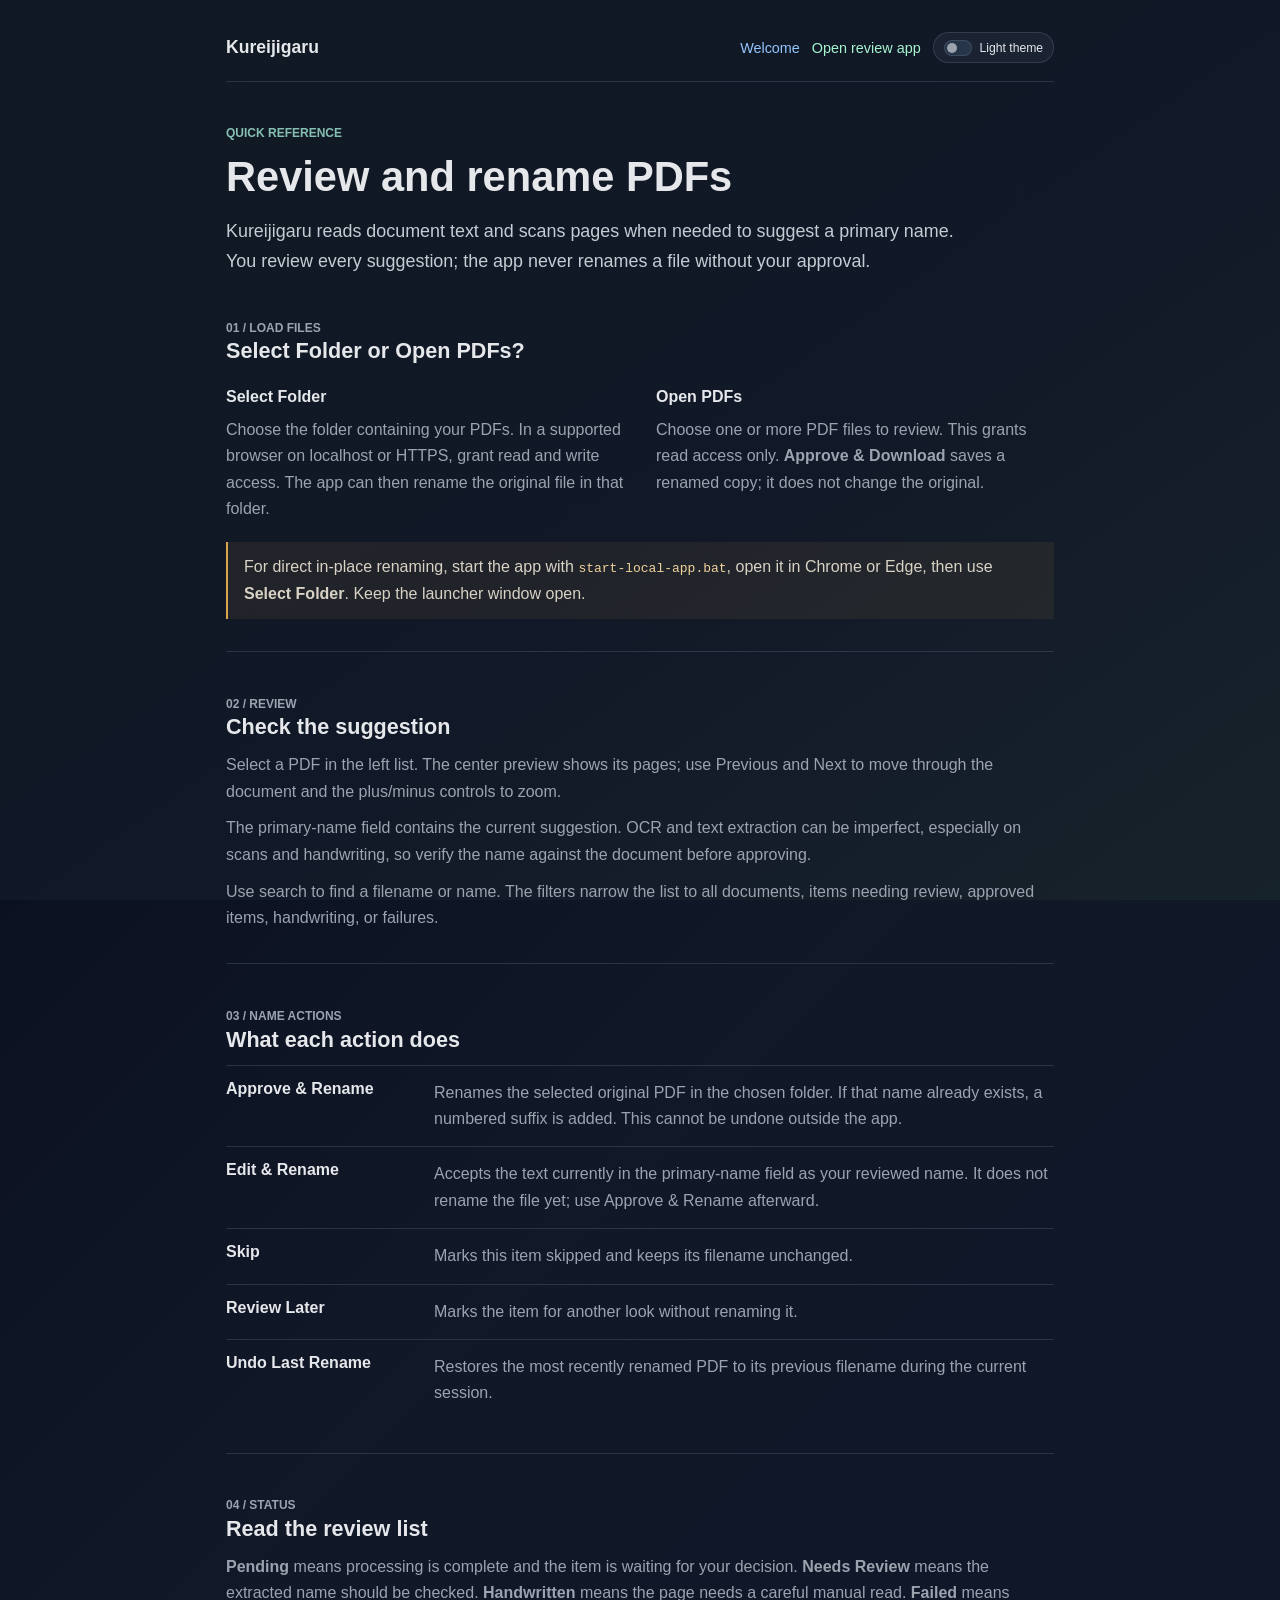
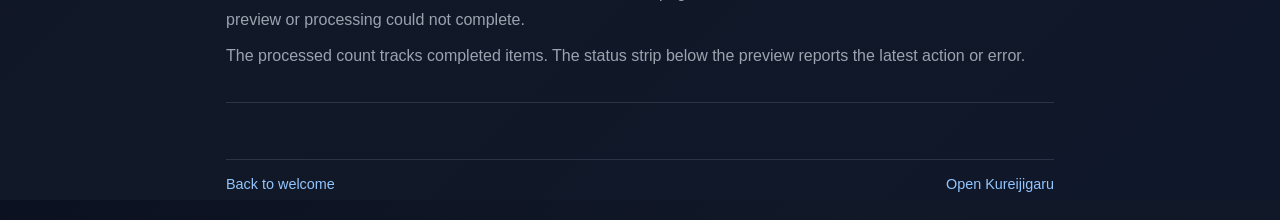
<file: manual.html>
<!DOCTYPE html>
<html lang="en">
  <head>
    <meta charset="UTF-8" />
    <meta name="viewport" content="width=device-width, initial-scale=1.0" />
    <meta name="theme-color" content="#111827" />
    <title>Kureijigaru Manual</title>
    <script src="theme.js"></script>
    <link rel="stylesheet" href="styles.css" />
  </head>
  <body class="guide-page">
    <div class="guide-shell manual-shell">
      <header class="guide-topbar">
        <a class="guide-brand" href="welcome.html">Kureijigaru</a>
        <nav class="guide-nav" aria-label="Main navigation">
          <a href="welcome.html">Welcome</a>
          <a class="guide-nav-strong" href="index.html">Open review app</a>
          <button class="theme-toggle" type="button" data-theme-toggle data-tooltip="Switch between light and dark appearance." data-tooltip-placement="right" aria-label="Switch to light theme">
            <span class="theme-toggle-track" aria-hidden="true"><span></span></span>
            <span data-theme-label>Light theme</span>
          </button>
        </nav>
      </header>

      <main class="manual-main">
        <p class="guide-kicker">QUICK REFERENCE</p>
        <h1>Review and rename PDFs</h1>
        <p class="manual-lede">Kureijigaru reads document text and scans pages when needed to suggest a primary name. You review every suggestion; the app never renames a file without your approval.</p>

        <section class="manual-section" id="folder-access">
          <p class="manual-number">01 / LOAD FILES</p>
          <h2>Select Folder or Open PDFs?</h2>
          <div class="manual-columns">
            <div>
              <h3>Select Folder</h3>
              <p>Choose the folder containing your PDFs. In a supported browser on localhost or HTTPS, grant read and write access. The app can then rename the original file in that folder.</p>
            </div>
            <div>
              <h3>Open PDFs</h3>
              <p>Choose one or more PDF files to review. This grants read access only. <strong>Approve &amp; Download</strong> saves a renamed copy; it does not change the original.</p>
            </div>
          </div>
          <p class="manual-callout">For direct in-place renaming, start the app with <code>start-local-app.bat</code>, open it in Chrome or Edge, then use <strong>Select Folder</strong>. Keep the launcher window open.</p>
        </section>

        <section class="manual-section">
          <p class="manual-number">02 / REVIEW</p>
          <h2>Check the suggestion</h2>
          <p>Select a PDF in the left list. The center preview shows its pages; use Previous and Next to move through the document and the plus/minus controls to zoom.</p>
          <p>The primary-name field contains the current suggestion. OCR and text extraction can be imperfect, especially on scans and handwriting, so verify the name against the document before approving.</p>
          <p>Use search to find a filename or name. The filters narrow the list to all documents, items needing review, approved items, handwriting, or failures.</p>
        </section>

        <section class="manual-section">
          <p class="manual-number">03 / NAME ACTIONS</p>
          <h2>What each action does</h2>
          <dl class="manual-actions">
            <div><dt>Approve &amp; Rename</dt><dd>Renames the selected original PDF in the chosen folder. If that name already exists, a numbered suffix is added. This cannot be undone outside the app.</dd></div>
            <div><dt>Edit &amp; Rename</dt><dd>Accepts the text currently in the primary-name field as your reviewed name. It does not rename the file yet; use Approve &amp; Rename afterward.</dd></div>
            <div><dt>Skip</dt><dd>Marks this item skipped and keeps its filename unchanged.</dd></div>
            <div><dt>Review Later</dt><dd>Marks the item for another look without renaming it.</dd></div>
            <div><dt>Undo Last Rename</dt><dd>Restores the most recently renamed PDF to its previous filename during the current session.</dd></div>
          </dl>
        </section>

        <section class="manual-section">
          <p class="manual-number">04 / STATUS</p>
          <h2>Read the review list</h2>
          <p><strong>Pending</strong> means processing is complete and the item is waiting for your decision. <strong>Needs Review</strong> means the extracted name should be checked. <strong>Handwritten</strong> means the page needs a careful manual read. <strong>Failed</strong> means preview or processing could not complete.</p>
          <p>The processed count tracks completed items. The status strip below the preview reports the latest action or error.</p>
        </section>
      </main>

      <footer class="guide-footer">
        <a href="welcome.html">Back to welcome</a>
        <a href="index.html">Open Kureijigaru</a>
      </footer>
    </div>
  </body>
</html>
</file>
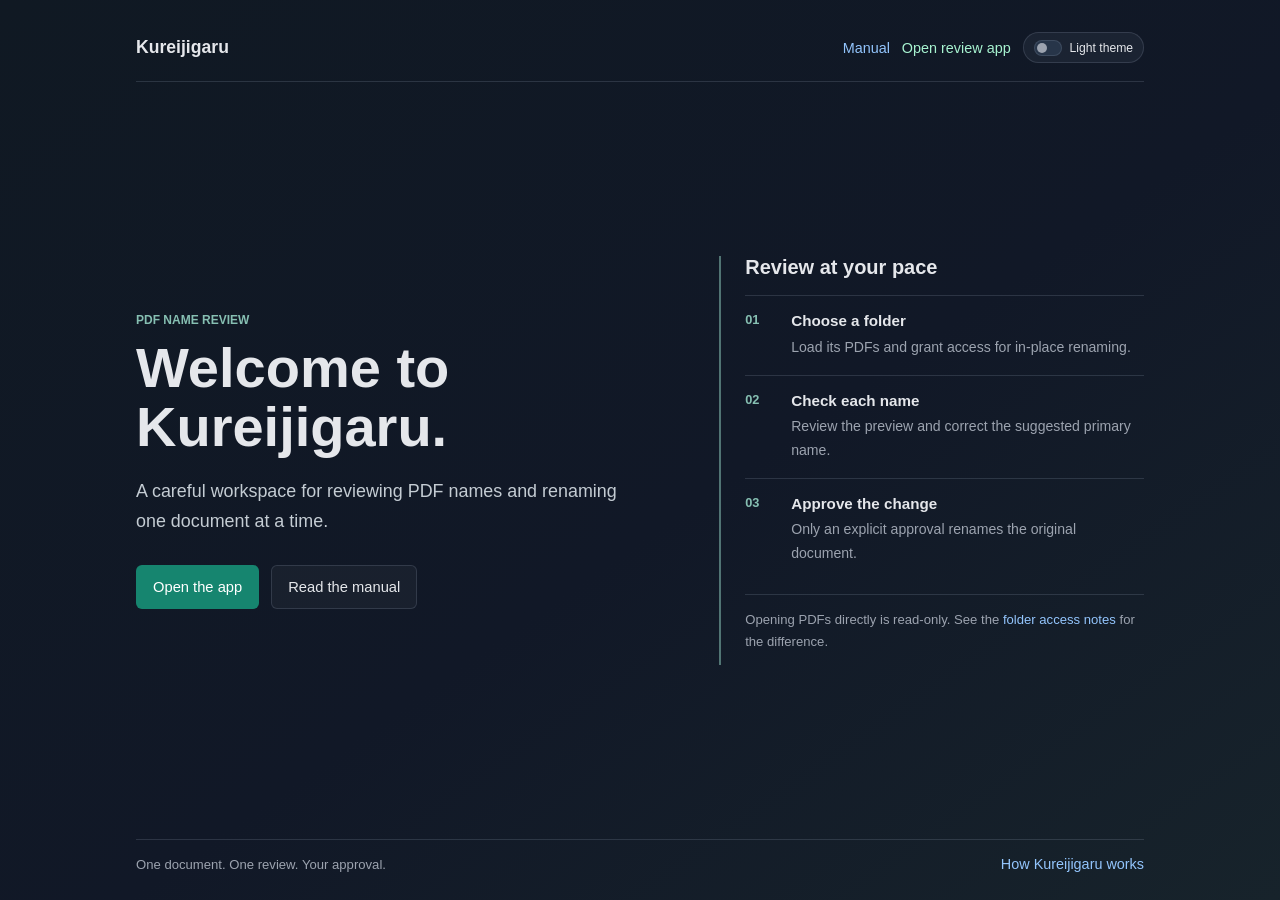
<file: welcome.html>
<!DOCTYPE html>
<html lang="en">
  <head>
    <meta charset="UTF-8" />
    <meta name="viewport" content="width=device-width, initial-scale=1.0" />
    <meta name="theme-color" content="#111827" />
    <title>Welcome to Kureijigaru</title>
    <script src="theme.js"></script>
    <link rel="stylesheet" href="styles.css" />
  </head>
  <body class="guide-page">
    <div class="guide-shell welcome-shell">
      <header class="guide-topbar">
        <a class="guide-brand" href="welcome.html">Kureijigaru</a>
        <nav class="guide-nav" aria-label="Main navigation">
          <a href="manual.html">Manual</a>
          <a class="guide-nav-strong" href="index.html">Open review app</a>
          <button class="theme-toggle" type="button" data-theme-toggle data-tooltip="Switch between light and dark appearance." data-tooltip-placement="right" aria-label="Switch to light theme">
            <span class="theme-toggle-track" aria-hidden="true"><span></span></span>
            <span data-theme-label>Light theme</span>
          </button>
        </nav>
      </header>

      <main class="welcome-main">
        <section class="welcome-intro">
          <p class="guide-kicker">PDF NAME REVIEW</p>
          <h1>Welcome to<br />Kureijigaru.</h1>
          <p class="welcome-lede">A careful workspace for reviewing PDF names and renaming one document at a time.</p>
          <div class="guide-actions">
            <a class="guide-button guide-button-primary" href="index.html">Open the app</a>
            <a class="guide-button" href="manual.html">Read the manual</a>
          </div>
        </section>

        <section class="welcome-steps" aria-label="How the review works">
          <h2>Review at your pace</h2>
          <ol>
            <li><span>01</span><div><strong>Choose a folder</strong><p>Load its PDFs and grant access for in-place renaming.</p></div></li>
            <li><span>02</span><div><strong>Check each name</strong><p>Review the preview and correct the suggested primary name.</p></div></li>
            <li><span>03</span><div><strong>Approve the change</strong><p>Only an explicit approval renames the original document.</p></div></li>
          </ol>
          <p class="welcome-note">Opening PDFs directly is read-only. See the <a href="manual.html#folder-access">folder access notes</a> for the difference.</p>
        </section>
      </main>

      <footer class="guide-footer">
        <span>One document. One review. Your approval.</span>
        <a href="manual.html">How Kureijigaru works</a>
      </footer>
    </div>
  </body>
</html>
</file>
<file: styles.css>
:root {
  color-scheme: dark;
  --bg: #0f172a;
  --panel: #111827;
  --panel-2: #1f2937;
  --panel-3: #273549;
  --line: rgba(148, 163, 184, 0.2);
  --text: #e5e7eb;
  --muted: #9ca3af;
  --primary: #60a5fa;
  --primary-strong: #3b82f6;
  --success: #34d399;
  --warning: #fbbf24;
  --danger: #f87171;
  --shadow: rgba(15, 23, 42, 0.55);
  --page-background: linear-gradient(135deg, #0b1120, #111827 40%, #0f172a);
  --panel-background: rgba(17, 24, 39, 0.92);
  --control-background: #172033;
  --control-hover-border: rgba(96, 165, 250, 0.7);
  --control-alt-background: rgba(148, 163, 184, 0.08);
  --subtle-border: rgba(255, 255, 255, 0.08);
  --filter-active-background: rgba(96, 165, 250, 0.2);
  --filter-active-border: rgba(96, 165, 250, 0.5);
  --input-background: rgba(15, 23, 42, 0.9);
  --file-background: rgba(30, 41, 59, 0.5);
  --file-active-border: rgba(96, 165, 250, 0.8);
  --file-active-shadow: rgba(96, 165, 250, 0.3);
  --preview-background: rgba(15, 23, 42, 0.7);
  --link-color: #93c5fd;
  --link-hover-color: #bfdbfe;
  --guide-background: linear-gradient(145deg, #101923, #111827 55%, #17232b);
  --guide-accent: #86bfb2;
  --guide-accent-strong: #a7f3d0;
  --guide-lede: #c4ccd3;
  --guide-button-background: rgba(255, 255, 255, 0.035);
  --guide-button-primary: #16856f;
  --callout-border: #d5a64e;
  --callout-background: rgba(213, 166, 78, 0.08);
  --callout-text: #d8d2c5;
  --callout-code: #f0d39b;
  --tooltip-background: #202b38;
  --tooltip-border: #465466;
  --tooltip-text: #f2f6f8;
  --tooltip-accent: #86bfb2;
  --tag-pending-background: rgba(59, 130, 246, 0.12);
  --tag-pending-border: rgba(59, 130, 246, 0.4);
  --tag-pending-text: #bfdbfe;
  --tag-approved-background: rgba(52, 211, 153, 0.12);
  --tag-approved-border: rgba(52, 211, 153, 0.4);
  --tag-approved-text: #a7f3d0;
  --tag-review-background: rgba(251, 191, 36, 0.12);
  --tag-review-border: rgba(251, 191, 36, 0.4);
  --tag-review-text: #fcd34d;
  --tag-failed-background: rgba(248, 113, 113, 0.12);
  --tag-failed-border: rgba(248, 113, 113, 0.4);
  --tag-failed-text: #fecaca;
  --tag-handwritten-background: rgba(168, 85, 247, 0.12);
  --tag-handwritten-border: rgba(168, 85, 247, 0.4);
  --tag-handwritten-text: #ddd6fe;
  --tag-skipped-background: rgba(148, 163, 184, 0.12);
  --tag-skipped-border: rgba(148, 163, 184, 0.4);
  --tag-skipped-text: #e2e8f0;
  --status-neutral-background: rgba(148, 163, 184, 0.1);
  --status-success-background: rgba(52, 211, 153, 0.12);
  --status-success-border: rgba(52, 211, 153, 0.5);
  --status-success-text: #a7f3d0;
  --status-warning-background: rgba(251, 191, 36, 0.12);
  --status-warning-border: rgba(251, 191, 36, 0.5);
  --status-warning-text: #fcd34d;
  --status-danger-background: rgba(248, 113, 113, 0.12);
  --status-danger-border: rgba(248, 113, 113, 0.5);
  --status-danger-text: #fecaca;
  --focus-color: #86bfb2;
}

:root[data-theme="light"] {
  color-scheme: light;
  --bg: #edf2f0;
  --panel: #f8faf9;
  --panel-2: #e8efed;
  --panel-3: #dce7e4;
  --line: rgba(35, 54, 51, 0.17);
  --text: #1c2928;
  --muted: #5a6c68;
  --primary: #258e79;
  --primary-strong: #147261;
  --success: #187a58;
  --warning: #9b6500;
  --danger: #b33e3e;
  --shadow: rgba(31, 54, 49, 0.18);
  --page-background: linear-gradient(135deg, #e9f0ee, #f7f9f8 42%, #e7efec);
  --panel-background: rgba(248, 250, 249, 0.96);
  --control-background: #eef3f1;
  --control-hover-border: rgba(20, 114, 97, 0.55);
  --control-alt-background: rgba(35, 54, 51, 0.055);
  --subtle-border: rgba(35, 54, 51, 0.12);
  --filter-active-background: rgba(37, 142, 121, 0.12);
  --filter-active-border: rgba(20, 114, 97, 0.45);
  --input-background: #ffffff;
  --file-background: rgba(35, 54, 51, 0.035);
  --file-active-border: rgba(20, 114, 97, 0.65);
  --file-active-shadow: rgba(20, 114, 97, 0.2);
  --preview-background: rgba(35, 54, 51, 0.035);
  --link-color: #126b5a;
  --link-hover-color: #0b5144;
  --guide-background: linear-gradient(145deg, #e7efec, #f8faf9 55%, #e2ece8);
  --guide-accent: #167462;
  --guide-accent-strong: #17634f;
  --guide-lede: #425653;
  --guide-button-background: rgba(35, 54, 51, 0.035);
  --guide-button-primary: #147261;
  --callout-border: #9b6500;
  --callout-background: rgba(155, 101, 0, 0.08);
  --callout-text: #493c22;
  --callout-code: #654600;
  --tooltip-background: #ffffff;
  --tooltip-border: #a8b9b4;
  --tooltip-text: #1c2928;
  --tooltip-accent: #147261;
  --tag-pending-background: #e2eef9;
  --tag-pending-border: #b6d0e8;
  --tag-pending-text: #244c6e;
  --tag-approved-background: #e2f2e9;
  --tag-approved-border: #b4d8c2;
  --tag-approved-text: #235d40;
  --tag-review-background: #fff2d4;
  --tag-review-border: #e8cf91;
  --tag-review-text: #73500c;
  --tag-failed-background: #f8e6e4;
  --tag-failed-border: #e5b8b3;
  --tag-failed-text: #853a35;
  --tag-handwritten-background: #ece8f6;
  --tag-handwritten-border: #c9bee0;
  --tag-handwritten-text: #564179;
  --tag-skipped-background: #e9edeb;
  --tag-skipped-border: #cbd4d0;
  --tag-skipped-text: #4a5955;
  --status-neutral-background: rgba(35, 54, 51, 0.07);
  --status-success-background: #e2f2e9;
  --status-success-border: #b4d8c2;
  --status-success-text: #235d40;
  --status-warning-background: #fff2d4;
  --status-warning-border: #e8cf91;
  --status-warning-text: #73500c;
  --status-danger-background: #f8e6e4;
  --status-danger-border: #e5b8b3;
  --status-danger-text: #853a35;
  --focus-color: #147261;
}

* { box-sizing: border-box; }

html, body {
  margin: 0;
  height: 100%;
  font-family: "Segoe UI", Tahoma, sans-serif;
  background: var(--page-background);
  color: var(--text);
}

button, input {
  font: inherit;
}

button {
  border: 1px solid var(--line);
  background: var(--control-background);
  color: var(--text);
  border-radius: 8px;
  padding: 0.65rem 0.9rem;
  cursor: pointer;
  transition: 0.2s ease;
}

button:hover {
  border-color: var(--control-hover-border);
  transform: translateY(-1px);
}

button.primary {
  background: linear-gradient(135deg, var(--primary-strong), var(--primary));
  color: white;
  border: none;
}

button.alt {
  background: var(--control-alt-background);
}

button.wide {
  width: 100%;
}

.app-shell {
  display: grid;
  grid-template-columns: 300px minmax(420px, 1fr) 340px;
  gap: 0;
  width: 100%;
  height: 100vh;
  height: 100dvh;
  border: 1px solid var(--subtle-border);
}

.sidebar,
.viewer-panel {
  background: var(--panel-background);
  border-right: 1px solid var(--line);
}

.panel-header {
  display: flex;
  align-items: center;
  justify-content: space-between;
  padding: 1rem 1rem 0.75rem;
  border-bottom: 1px solid var(--line);
}

.panel-header.compact {
  padding-top: 1rem;
}

.panel-header h1, .panel-header h3, .viewer-header h2 {
  margin: 0;
  font-weight: 600;
}

.toolbar {
  display: flex;
  gap: 0.6rem;
  padding: 0.9rem 1rem;
  flex-wrap: wrap;
}

.meta-grid {
  padding: 0 1rem 0.8rem;
  display: grid;
  grid-template-columns: 1fr 1fr;
  gap: 0.75rem;
}

.meta-grid label {
  display: block;
  font-size: 0.75rem;
  color: var(--muted);
  margin-bottom: 0.25rem;
}

.muted {
  color: var(--muted);
  font-size: 0.82rem;
}

.filter-bar {
  display: flex;
  flex-wrap: wrap;
  gap: 0.45rem;
  padding: 0 1rem 1rem;
}

.filter {
  padding: 0.4rem 0.7rem;
  font-size: 0.78rem;
  border-radius: 999px;
}

.filter.active {
  background: var(--filter-active-background);
  border-color: var(--filter-active-border);
}

.search-box { padding: 0 1rem 0.75rem; }
.search-box input,
.manual-box input {
  width: 100%;
  background: var(--input-background);
  border: 1px solid var(--line);
  color: var(--text);
  border-radius: 8px;
  padding: 0.7rem 0.9rem;
}

.file-list {
  overflow: auto;
  padding: 0 0.75rem 1rem;
  max-height: calc(100vh - 320px);
}

.file-item {
  display: flex;
  justify-content: space-between;
  align-items: center;
  gap: 0.5rem;
  padding: 0.8rem 0.7rem;
  border: 1px solid var(--line);
  margin-bottom: 0.5rem;
  border-radius: 10px;
  background: var(--file-background);
  cursor: pointer;
}

.file-item.active {
  border-color: var(--file-active-border);
  box-shadow: inset 0 0 0 1px var(--file-active-shadow);
}

.file-item .filename {
  display: flex;
  flex-direction: column;
  gap: 0.15rem;
  min-width: 0;
}

.file-item strong {
  white-space: nowrap;
  overflow: hidden;
  text-overflow: ellipsis;
  font-size: 0.9rem;
}

.file-item small {
  color: var(--muted);
}

.tag {
  display: inline-flex;
  align-items: center;
  justify-content: center;
  min-width: 72px;
  padding: 0.3rem 0.5rem;
  border-radius: 999px;
  font-size: 0.68rem;
  text-transform: uppercase;
  letter-spacing: 0.04em;
  border: 1px solid transparent;
}

.tag.pending { background: var(--tag-pending-background); border-color: var(--tag-pending-border); color: var(--tag-pending-text); }
.tag.approved { background: var(--tag-approved-background); border-color: var(--tag-approved-border); color: var(--tag-approved-text); }
.tag.review { background: var(--tag-review-background); border-color: var(--tag-review-border); color: var(--tag-review-text); }
.tag.failed { background: var(--tag-failed-background); border-color: var(--tag-failed-border); color: var(--tag-failed-text); }
.tag.handwritten { background: var(--tag-handwritten-background); border-color: var(--tag-handwritten-border); color: var(--tag-handwritten-text); }
.tag.skipped { background: var(--tag-skipped-background); border-color: var(--tag-skipped-border); color: var(--tag-skipped-text); }

.viewer-panel {
  display: flex;
  flex-direction: column;
  min-width: 0;
  min-height: 0;
}

.viewer-header {
  display: flex;
  justify-content: space-between;
  align-items: center;
  gap: 1rem;
  padding: 1rem 1.2rem;
  border-bottom: 1px solid var(--line);
}

.eyebrow {
  color: var(--muted);
  font-size: 0.72rem;
  text-transform: uppercase;
  letter-spacing: 0.08em;
}

.viewer-controls {
  display: flex;
  align-items: center;
  gap: 0.5rem;
  flex-wrap: wrap;
}

.preview-wrap {
  display: flex;
  align-items: flex-start;
  justify-content: flex-start;
  flex: 1;
  min-height: 0;
  padding: 1rem;
  background: var(--preview-background);
  overflow: auto;
}

#pdfCanvas {
  flex: 0 0 auto;
  margin: auto;
  border-radius: 12px;
  border: 1px solid var(--line);
  background: white;
  box-shadow: 0 15px 35px var(--shadow);
}

.empty-state {
  color: var(--muted);
  text-align: center;
  max-width: 320px;
  line-height: 1.6;
}

.status-bar {
  border-top: 1px solid var(--line);
  padding: 0.8rem 1.1rem;
  flex: 0 0 auto;
}

.status-pill {
  display: inline-flex;
  padding: 0.35rem 0.7rem;
  border-radius: 999px;
  font-size: 0.74rem;
  letter-spacing: 0.04em;
  text-transform: uppercase;
  border: 1px solid var(--line);
}

.status-pill.neutral { background: var(--status-neutral-background); }
.status-pill.success { background: var(--status-success-background); border-color: var(--status-success-border); color: var(--status-success-text); }
.status-pill.warning { background: var(--status-warning-background); border-color: var(--status-warning-border); color: var(--status-warning-text); }
.status-pill.danger { background: var(--status-danger-background); border-color: var(--status-danger-border); color: var(--status-danger-text); }

.right-panel {
  display: flex;
  flex-direction: column;
  border-right: none;
  padding-bottom: 0.5rem;
  min-height: 0;
}

.details-box {
  padding: 0.85rem 1rem;
}

.details-box .meta {
  color: var(--muted);
  font-size: 0.76rem;
  line-height: 1.5;
}

.manual-box {
  padding: 0.5rem 1rem 0.8rem;
}

.action-grid {
  display: grid;
  gap: 0.55rem;
  padding: 0 1rem 0.8rem;
}

.details-box {
  border-top: 1px solid var(--line);
  margin-top: 0.25rem;
}

.details-box h4 {
  margin: 0 0 0.5rem;
  font-size: 0.9rem;
}

.app-help-links {
  display: flex;
  gap: 1rem;
  padding: 0 1rem 0.5rem;
  font-size: 0.8rem;
}

.app-help-links a,
.guide-page a {
  color: var(--link-color);
  text-decoration: none;
}

.app-help-links a:hover,
.guide-page a:hover {
  color: var(--link-hover-color);
  text-decoration: underline;
}

.guide-page {
  min-height: 100%;
  background: var(--guide-background);
}

.guide-shell {
  width: min(1080px, 100%);
  min-height: 100vh;
  min-height: 100dvh;
  margin: 0 auto;
  padding: 24px 36px 28px;
  display: flex;
  flex-direction: column;
}

.guide-topbar,
.guide-nav,
.guide-actions,
.guide-footer {
  display: flex;
  align-items: center;
}

.guide-topbar,
.guide-footer {
  justify-content: space-between;
  gap: 1rem;
}

.guide-topbar {
  padding: 8px 0 18px;
  border-bottom: 1px solid var(--line);
}

.guide-brand {
  color: var(--text) !important;
  font-size: 1.1rem;
  font-weight: 700;
}

.guide-nav,
.guide-actions {
  gap: 0.75rem;
}

.guide-nav a,
.guide-footer a {
  font-size: 0.9rem;
}

.guide-nav-strong {
  color: var(--guide-accent-strong) !important;
}

.theme-toggle {
  display: inline-flex;
  align-items: center;
  gap: 8px;
  padding: 0.42rem 0.62rem;
  border-radius: 999px;
  background: var(--control-alt-background);
  color: var(--text);
  font-size: 0.76rem;
  white-space: nowrap;
}

.theme-toggle:hover {
  transform: none;
}

.theme-toggle-track {
  position: relative;
  display: inline-block;
  width: 28px;
  height: 16px;
  flex: 0 0 auto;
  border: 1px solid var(--line);
  border-radius: 999px;
  background: var(--panel-3);
}

.theme-toggle-track > span {
  position: absolute;
  top: 2px;
  left: 2px;
  width: 10px;
  height: 10px;
  border-radius: 50%;
  background: var(--muted);
  transition: transform 0.18s ease, background-color 0.18s ease;
}

:root[data-theme="light"] .theme-toggle-track > span {
  transform: translateX(12px);
  background: var(--primary-strong);
}

.app-tooltip {
  position: fixed;
  z-index: 2000;
  max-width: min(320px, calc(100vw - 24px));
  padding: 9px 12px;
  border: 1px solid var(--tooltip-border);
  border-left: 3px solid var(--tooltip-accent);
  border-radius: 6px;
  background: var(--tooltip-background);
  box-shadow: 0 8px 24px var(--shadow);
  color: var(--tooltip-text);
  font-size: 0.8rem;
  line-height: 1.45;
  pointer-events: none;
  opacity: 0;
  visibility: hidden;
  transform: translateY(3px);
  transition: opacity 0.12s ease, transform 0.12s ease, visibility 0.12s;
}

.app-tooltip[data-visible="true"] {
  opacity: 1;
  visibility: visible;
  transform: translateY(0);
}

.welcome-main {
  flex: 1;
  display: grid;
  grid-template-columns: minmax(0, 1.1fr) minmax(300px, 0.9fr);
  align-items: center;
  gap: 64px;
  padding: 52px 0;
}

.guide-kicker,
.manual-number {
  margin: 0 0 0.8rem;
  color: var(--guide-accent);
  font-size: 0.75rem;
  font-weight: 700;
}

.welcome-intro h1 {
  max-width: 620px;
  margin: 0;
  font-size: 3.5rem;
  line-height: 1.05;
}

.welcome-lede,
.manual-lede {
  color: var(--guide-lede);
  font-size: 1.12rem;
  line-height: 1.65;
}

.welcome-lede {
  max-width: 500px;
  margin: 1.25rem 0 1.8rem;
}

.guide-button {
  display: inline-flex;
  min-height: 44px;
  align-items: center;
  justify-content: center;
  padding: 0.65rem 1rem;
  border: 1px solid var(--line);
  border-radius: 6px;
  background: var(--guide-button-background);
  color: var(--text) !important;
  font-size: 0.92rem;
  text-decoration: none !important;
}

.guide-button-primary {
  border-color: transparent;
  background: var(--guide-button-primary);
  color: white !important;
}

.guide-button:hover {
  filter: brightness(1.12);
}

.welcome-steps {
  border-left: 2px solid color-mix(in srgb, var(--guide-accent) 55%, transparent);
  padding-left: 24px;
}

.welcome-steps h2 {
  margin: 0 0 1rem;
  font-size: 1.25rem;
}

.welcome-steps ol {
  margin: 0;
  padding: 0;
  list-style: none;
}

.welcome-steps li {
  display: grid;
  grid-template-columns: 34px 1fr;
  gap: 12px;
  padding: 16px 0;
  border-top: 1px solid var(--line);
}

.welcome-steps li > span {
  color: var(--guide-accent);
  font-size: 0.8rem;
  font-weight: 700;
}

.welcome-steps strong {
  font-size: 0.95rem;
}

.welcome-steps p,
.manual-section p,
.manual-actions dd {
  color: var(--muted);
  line-height: 1.65;
}

.welcome-steps li p {
  margin: 0.35rem 0 0;
  font-size: 0.88rem;
}

.welcome-steps .welcome-note {
  padding-top: 14px;
  border-top: 1px solid var(--line);
  font-size: 0.82rem;
}

.guide-footer {
  padding-top: 16px;
  border-top: 1px solid var(--line);
  color: var(--muted);
  font-size: 0.82rem;
}

.manual-shell {
  width: min(900px, 100%);
}

.manual-main {
  flex: 1;
  padding: 44px 0 56px;
}

.manual-main > h1 {
  margin: 0;
  font-size: 2.6rem;
  line-height: 1.15;
}

.manual-lede {
  max-width: 740px;
  margin: 1rem 0 0;
}

.manual-section {
  padding: 32px 0;
  border-bottom: 1px solid var(--line);
  scroll-margin-top: 24px;
}

.manual-number {
  margin-bottom: 0.5rem;
}

.manual-section h2 {
  margin: 0 0 0.75rem;
  font-size: 1.35rem;
}

.manual-section h3 {
  margin: 0 0 0.4rem;
  font-size: 1rem;
}

.manual-section p {
  margin: 0.65rem 0 0;
}

.manual-columns {
  display: grid;
  grid-template-columns: repeat(2, minmax(0, 1fr));
  gap: 32px;
  padding-top: 12px;
}

.manual-callout {
  margin-top: 1.25rem !important;
  padding: 12px 16px;
  border-left: 2px solid var(--callout-border);
  background: var(--callout-background);
  color: var(--callout-text) !important;
}

.manual-callout code {
  color: var(--callout-code);
}

.manual-actions {
  margin: 0;
}

.manual-actions > div {
  display: grid;
  grid-template-columns: 190px minmax(0, 1fr);
  gap: 18px;
  padding: 14px 0;
  border-top: 1px solid var(--line);
}

.manual-actions dt {
  font-weight: 600;
}

.manual-actions dd {
  margin: 0;
}

a:focus-visible,
button:focus-visible,
input:focus-visible {
  outline: 2px solid var(--focus-color);
  outline-offset: 3px;
}

@media (max-width: 1100px) {
  .app-shell { grid-template-columns: 260px 1fr; }
  .right-panel { grid-column: 1 / -1; border-top: 1px solid var(--line); }
}

@media (max-width: 760px) {
  .app-shell {
    grid-template-columns: 1fr;
    height: auto;
  }
  .sidebar, .viewer-panel {
    border-right: none;
    border-bottom: 1px solid var(--line);
  }
  .file-list { max-height: 240px; }

  .guide-shell {
    padding: 18px 20px 24px;
  }

  .guide-topbar,
  .guide-footer {
    align-items: flex-start;
  }

  .guide-topbar {
    flex-wrap: wrap;
  }

  .welcome-main {
    grid-template-columns: 1fr;
    gap: 36px;
    padding: 42px 0;
  }

  .welcome-intro h1 {
    font-size: 2.75rem;
  }

  .welcome-steps {
    padding-left: 18px;
  }

  .manual-main > h1 {
    font-size: 2rem;
  }

  .manual-columns {
    grid-template-columns: 1fr;
    gap: 18px;
  }

  .manual-actions > div {
    grid-template-columns: 1fr;
    gap: 5px;
  }
}
</file>
